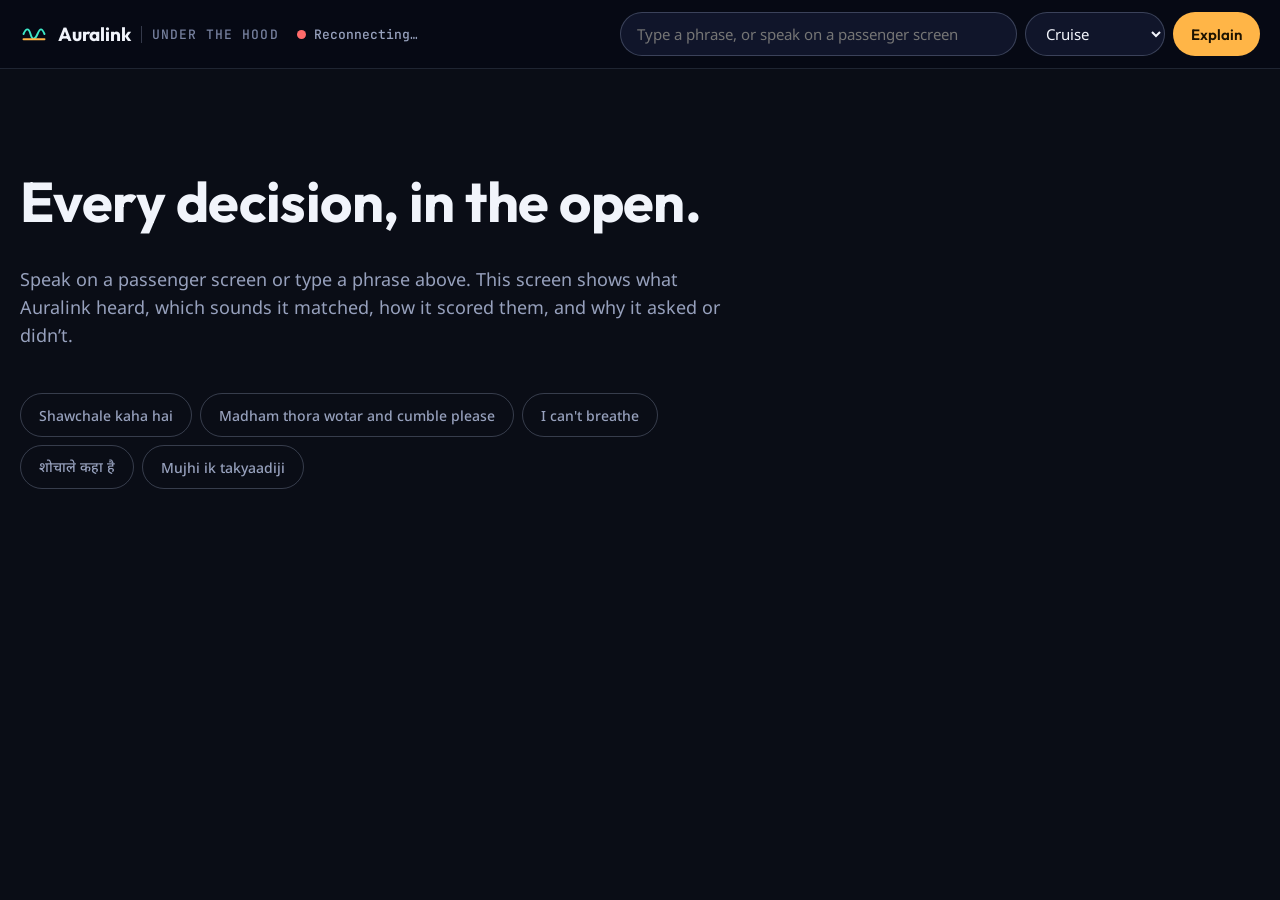
<file: apps/judge.html>
<!doctype html>
<html lang="en">
<head>
  <meta charset="utf-8">
  <meta name="viewport" content="width=device-width, initial-scale=1">
  <meta name="color-scheme" content="dark">
  <title>Auralink · Under the hood</title>
  <link rel="stylesheet" href="fonts/fonts.css">
  <link rel="stylesheet" href="judge.css">
</head>
<body>
  <header class="top">
    <a class="brand" href="./" aria-label="Auralink home">
      <svg viewBox="0 0 32 32" aria-hidden="true"><path d="M4 16c3-7 6-7 8 0s5 7 8 0 5-7 8 0" class="bm-wave"/><path d="M4 22h24" class="bm-line"/></svg>
      <span>Auralink</span><span class="crumb">Under the hood</span>
    </a>
    <span class="live" id="live"><i></i><span>Connecting…</span></span>
    <form class="try" id="try">
      <label class="sr-only" for="tryText">Try a phrase</label>
      <input id="tryText" placeholder="Type a phrase, or speak on a passenger screen" autocomplete="off" maxlength="200">
      <label class="sr-only" for="tryPhase">Flight phase</label>
      <select id="tryPhase">
        <option value="boarding">Boarding</option><option value="cruise" selected>Cruise</option>
        <option value="meal">Meal service</option><option value="post_meal">After meal</option><option value="descent">Descent</option>
      </select>
      <button type="submit">Explain</button>
    </form>
  </header>

  <main id="main">
    <section class="empty" id="empty">
      <h1>Every decision, in the open.</h1>
      <p>Speak on a passenger screen or type a phrase above. This screen shows what Auralink heard, which sounds it
        matched, how it scored them, and why it asked or didn’t.</p>
      <div class="examples" id="examples">
        <button>Shawchale kaha hai</button>
        <button>Madham thora wotar and cumble please</button>
        <button>I can't breathe</button>
        <button>शोचाले कहा है</button>
        <button>Mujhi ik takyaadiji</button>
      </div>
    </section>

    <div id="view" hidden>
      <section class="pipeline" aria-label="Pipeline timing">
        <div class="stage" data-key="vad"><span class="s-name">Silence filter</span><b>–</b></div>
        <div class="stage" data-key="encode"><span class="s-name">Whisper encoder</span><b>–</b></div>
        <div class="stage" data-key="decode_en"><span class="s-name">English guesses</span><b>–</b></div>
        <div class="stage" data-key="decode_hi"><span class="s-name">Hindi guesses</span><b>–</b></div>
        <div class="stage" data-key="match"><span class="s-name">Phonetic matcher</span><b>–</b></div>
        <div class="budget" id="budget"></div>
      </section>

      <div class="grid2">
        <section class="panel">
          <h2><span class="n">1</span>What was heard</h2>
          <div id="wave"></div>
          <ol class="nbest" id="nbest"></ol>
        </section>
        <section class="panel">
          <h2><span class="n">2</span>Words that matter</h2>
          <p class="hint">Filler words are ignored, matched by sound too, so “madham” counts as “madam”.</p>
          <div class="tokens" id="tokens"></div>
          <div class="decision" id="decision"></div>
        </section>
      </div>

      <section class="panel">
        <h2><span class="n">3</span>Requests found, and how each was scored</h2>
        <div id="cards"></div>
      </section>

      <section class="panel history">
        <h2>Recent</h2>
        <ol id="history"></ol>
      </section>
    </div>
  </main>

  <script type="module" src="judge.js"></script>
</body>
</html>
</file>
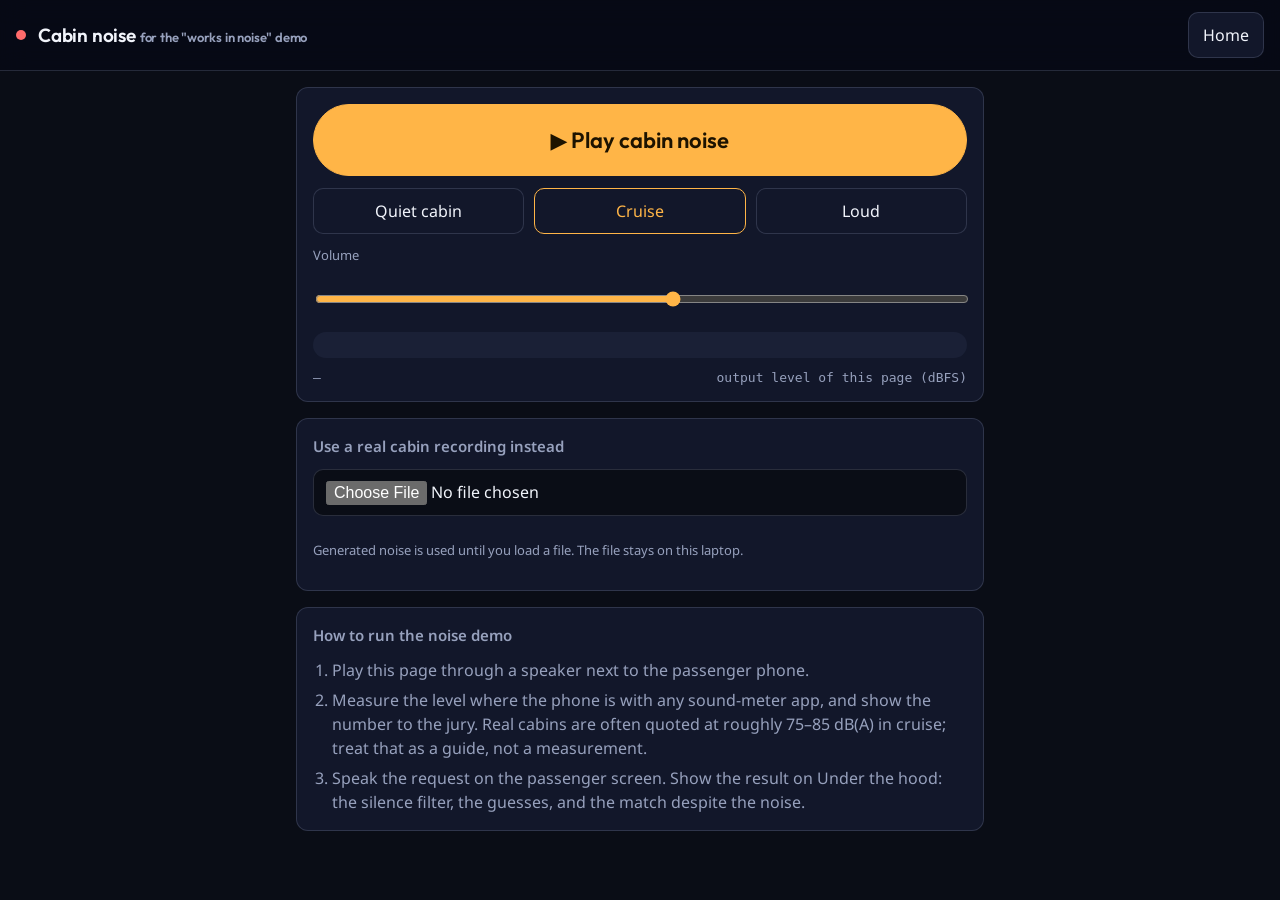
<file: apps/noise.html>
<!doctype html>
<html lang="en">
<head>
  <meta charset="utf-8">
  <meta name="viewport" content="width=device-width, initial-scale=1">
  <meta name="color-scheme" content="dark">
  <title>Auralink · Cabin noise</title>
  <link rel="stylesheet" href="style.css">
  <style>
    main { max-width: 720px; }
    .big { font: 700 22px "Outfit", system-ui, sans-serif; min-height: 72px; border-radius: 999px; }
    .presets { display: grid; grid-template-columns: repeat(3, 1fr); gap: 10px; }
    .presets button[aria-pressed="true"] { border-color: var(--accent); color: var(--accent); }
    .meter { height: 26px; border-radius: 13px; background: var(--surface-2); overflow: hidden; }
    .meter i { display: block; height: 100%; width: 0; border-radius: 13px; background: var(--accent); transition: width .08s linear; }
    .readout { display: flex; justify-content: space-between; font: 13px ui-monospace, Menlo, monospace; color: var(--muted); }
    input[type=range] { width: 100%; accent-color: var(--accent); }
    ol { margin: 0; padding-left: 1.2em; color: var(--muted); display: flex; flex-direction: column; gap: 6px; }
  </style>
</head>
<body>
  <header>
    <span class="dot" id="dot"></span>
    <h1>Cabin noise <span class="muted">for the "works in noise" demo</span></h1>
    <a href="./"><button>Home</button></a>
  </header>
  <main>
    <section class="panel">
      <button class="primary big" id="play">▶ Play cabin noise</button>
      <div class="presets" role="group" aria-label="Noise level">
        <button data-gain="0.25" aria-pressed="false">Quiet cabin</button>
        <button data-gain="0.55" aria-pressed="true">Cruise</button>
        <button data-gain="0.9" aria-pressed="false">Loud</button>
      </div>
      <label class="muted" for="vol">Volume</label>
      <input type="range" id="vol" min="0" max="1" step="0.01" value="0.55">
      <div class="meter" aria-hidden="true"><i id="bar"></i></div>
      <div class="readout"><span id="db">–</span><span>output level of this page (dBFS)</span></div>
    </section>
    <section class="panel">
      <h2>Use a real cabin recording instead</h2>
      <input type="file" id="file" accept="audio/*">
      <p class="muted" id="fileNote">Generated noise is used until you load a file. The file stays on this laptop.</p>
    </section>
    <section class="panel">
      <h2>How to run the noise demo</h2>
      <ol>
        <li>Play this page through a speaker next to the passenger phone.</li>
        <li>Measure the level where the phone is with any sound-meter app, and show the number to the jury. Real cabins are often quoted at roughly 75–85 dB(A) in cruise; treat that as a guide, not a measurement.</li>
        <li>Speak the request on the passenger screen. Show the result on Under the hood: the silence filter, the guesses, and the match despite the noise.</li>
      </ol>
    </section>
  </main>

<script>
const $ = (id) => document.getElementById(id);
let ctx = null, out = null, src = null, analyser = null, fileBuffer = null, playing = false;

// Cabin-like noise: deep low-passed brown noise (engines, airflow rumble) + quieter pink-ish hiss
function makeNoise(ctx, seconds = 6) {
  const n = ctx.sampleRate * seconds, buf = ctx.createBuffer(2, n, ctx.sampleRate);
  for (let ch = 0; ch < 2; ch++) {
    const d = buf.getChannelData(ch);
    let brown = 0, b0 = 0, b1 = 0, b2 = 0;
    for (let i = 0; i < n; i++) {
      const w = Math.random() * 2 - 1;
      brown = (brown + 0.02 * w) / 1.02;
      b0 = 0.99765 * b0 + w * 0.099; b1 = 0.963 * b1 + w * 0.2965; b2 = 0.57 * b2 + w * 1.0526;
      const pink = (b0 + b1 + b2 + w * 0.1848) * 0.05;
      d[i] = brown * 3.2 + pink * 0.35;
    }
    for (let i = 0; i < 2000; i++) { d[i] *= i / 2000; d[n - 1 - i] *= i / 2000; }   // soft loop seam
  }
  return buf;
}

function start() {
  ctx ??= new (window.AudioContext || window.webkitAudioContext)();
  out = ctx.createGain(); out.gain.value = Number($("vol").value);
  analyser = ctx.createAnalyser(); analyser.fftSize = 2048;
  src = ctx.createBufferSource(); src.buffer = fileBuffer || makeNoise(ctx); src.loop = true;
  let node = src;
  if (!fileBuffer) {
    const lp = ctx.createBiquadFilter(); lp.type = "lowpass"; lp.frequency.value = 900;
    node.connect(lp); node = lp;
  }
  node.connect(out); out.connect(analyser); analyser.connect(ctx.destination);
  src.start();
  playing = true;
  $("play").textContent = "■ Stop";
  $("dot").classList.add("on");
  meter();
}

function stop() {
  src?.stop(); playing = false;
  $("play").textContent = "▶ Play cabin noise";
  $("dot").classList.remove("on");
  $("bar").style.width = "0"; $("db").textContent = "–";
}

function meter() {
  if (!playing) return;
  const data = new Float32Array(analyser.fftSize);
  analyser.getFloatTimeDomainData(data);
  const rms = Math.sqrt(data.reduce((s, v) => s + v * v, 0) / data.length);
  const db = 20 * Math.log10(Math.max(rms, 1e-6));
  $("bar").style.width = `${Math.max(0, Math.min(100, (db + 60) / 60 * 100))}%`;
  $("db").textContent = `${db.toFixed(1)} dBFS`;
  requestAnimationFrame(meter);
}

$("play").addEventListener("click", () => (playing ? stop() : start()));
$("vol").addEventListener("input", (e) => { if (out) out.gain.value = Number(e.target.value); });
for (const b of document.querySelectorAll(".presets button")) {
  b.addEventListener("click", () => {
    $("vol").value = b.dataset.gain;
    if (out) out.gain.value = Number(b.dataset.gain);
    document.querySelectorAll(".presets button").forEach((o) => o.setAttribute("aria-pressed", String(o === b)));
  });
}
$("file").addEventListener("change", async (e) => {
  const f = e.target.files[0];
  if (!f) return;
  ctx ??= new (window.AudioContext || window.webkitAudioContext)();
  try {
    fileBuffer = await ctx.decodeAudioData(await f.arrayBuffer());
    $("fileNote").textContent = `Using ${f.name} (${fileBuffer.duration.toFixed(1)} s, looped).`;
    if (playing) { stop(); start(); }
  } catch {
    $("fileNote").textContent = "That file could not be read as audio. Try an mp3, m4a or wav.";
  }
});
</script>
</body>
</html>
</file>
<file: apps/fonts/fonts.css>
/* Fonts served by the hub itself, so every screen looks the same with no internet (in the air).
 * Variable fonts from Fontsource 5.3.0 (@fontsource-variable/*), SIL Open Font License 1.1: see OFL.txt.
 * Each file only loads when a page shows characters in its unicode-range, so a Hindi page never
 * downloads Thai. Japanese uses the device's own font (Hiragino on Apple, Noto Sans CJK on Android):
 * a Japanese web font is 5+ MB per weight. */

@font-face {
  font-family: "Outfit";
  font-style: normal;
  font-display: swap;
  font-weight: 100 900;
  src: url("outfit-latin.woff2") format("woff2");
  unicode-range: U+0000-00FF,U+0131,U+0152-0153,U+02BB-02BC,U+02C6,U+02DA,U+02DC,U+0304,U+0308,U+0329,U+2000-206F,U+20AC,U+2122,U+2191,U+2193,U+2212,U+2215,U+FEFF,U+FFFD;
}

@font-face {
  font-family: "Noto Sans";
  font-style: normal;
  font-display: swap;
  font-weight: 100 900;
  src: url("noto-sans-latin.woff2") format("woff2");
  unicode-range: U+0000-00FF,U+0131,U+0152-0153,U+02BB-02BC,U+02C6,U+02DA,U+02DC,U+0304,U+0308,U+0329,U+2000-206F,U+20AC,U+2122,U+2191,U+2193,U+2212,U+2215,U+FEFF,U+FFFD;
}

@font-face {
  font-family: "Noto Sans";
  font-style: normal;
  font-display: swap;
  font-weight: 100 900;
  src: url("noto-sans-latin-ext.woff2") format("woff2");
  unicode-range: U+0100-02BA,U+02BD-02C5,U+02C7-02CC,U+02CE-02D7,U+02DD-02FF,U+0304,U+0308,U+0329,U+1D00-1DBF,U+1E00-1E9F,U+1EF2-1EFF,U+2020,U+20A0-20AB,U+20AD-20C0,U+2113,U+2C60-2C7F,U+A720-A7FF;
}

@font-face {
  font-family: "Noto Sans";
  font-style: normal;
  font-display: swap;
  font-weight: 100 900;
  src: url("noto-sans-devanagari.woff2") format("woff2");
  unicode-range: U+0900-097F,U+1CD0-1CF9,U+200C-200D,U+20A8,U+20B9,U+20F0,U+25CC,U+A830-A839,U+A8E0-A8FF,U+11B00-11B09;
}

@font-face {
  font-family: "Noto Sans";
  font-style: normal;
  font-display: swap;
  font-weight: 100 900;
  src: url("noto-sans-tamil.woff2") format("woff2");
  unicode-range: U+0964-0965,U+0B82-0BFA,U+200C-200D,U+20B9,U+25CC;
}

@font-face {
  font-family: "Noto Sans";
  font-style: normal;
  font-display: swap;
  font-weight: 100 900;
  src: url("noto-sans-thai.woff2") format("woff2");
  unicode-range: U+02D7,U+0303,U+0331,U+0E01-0E5B,U+200C-200D,U+25CC;
}

@font-face {
  font-family: "Noto Sans Devanagari";
  font-style: normal;
  font-display: swap;
  font-weight: 100 900;
  src: url("noto-sans-devanagari.woff2") format("woff2");
  unicode-range: U+0900-097F,U+1CD0-1CF9,U+200C-200D,U+20A8,U+20B9,U+20F0,U+25CC,U+A830-A839,U+A8E0-A8FF,U+11B00-11B09;
}

@font-face {
  font-family: "Noto Sans Tamil";
  font-style: normal;
  font-display: swap;
  font-weight: 100 900;
  src: url("noto-sans-tamil.woff2") format("woff2");
  unicode-range: U+0964-0965,U+0B82-0BFA,U+200C-200D,U+20B9,U+25CC;
}

@font-face {
  font-family: "Noto Sans Thai";
  font-style: normal;
  font-display: swap;
  font-weight: 100 900;
  src: url("noto-sans-thai.woff2") format("woff2");
  unicode-range: U+02D7,U+0303,U+0331,U+0E01-0E5B,U+200C-200D,U+25CC;
}

@font-face {
  font-family: "JetBrains Mono";
  font-style: normal;
  font-display: swap;
  font-weight: 100 800;
  src: url("jetbrains-mono-latin.woff2") format("woff2");
  unicode-range: U+0000-00FF,U+0131,U+0152-0153,U+02BB-02BC,U+02C6,U+02DA,U+02DC,U+0304,U+0308,U+0329,U+2000-206F,U+20AC,U+2122,U+2191,U+2193,U+2212,U+2215,U+FEFF,U+FFFD;
}
</file>
<file: apps/judge.css>
/* "Under the hood" glass-box screen. Flat, compact; one colour per meaning (teal = matched, amber =
   cheap accent substitution / action, red = costly or urgent, grey = ignored). No decoration beyond that. */
:root {
  --night-0: #0a0d16; --night-1: #10152a; --night-2: #161d38; --night-3: #1d2546;
  --line: rgba(151, 161, 189, .18); --line-strong: rgba(151, 161, 189, .32);
  --ink: #f1f4fb; --ink-dim: #97a1bd; --ink-faint: #76809e;
  --teal: #3ce8c8; --amber: #ffb547; --amber-ink: #1d1300;
  --ok: #3ddc97; --bad: #ff6b6b;
  --display: "Outfit", "Noto Sans", system-ui, sans-serif;
  --body: "Noto Sans", "Noto Sans Devanagari", "Noto Sans JP", "Hiragino Sans", "Hiragino Kaku Gothic ProN", "Yu Gothic", "Noto Sans CJK JP", system-ui, sans-serif;
  --mono: "JetBrains Mono", ui-monospace, Menlo, monospace;
  --r: 12px;
  color-scheme: dark;
}
* { box-sizing: border-box; }
[hidden] { display: none !important; }
body { margin: 0; color: var(--ink); font: 16px/1.55 var(--body); min-height: 100vh; background: var(--night-0); }
h1, h2 { font-family: var(--display); margin: 0; letter-spacing: -.01em; text-wrap: balance; }
svg { fill: none; stroke: currentColor; stroke-width: 2.2; stroke-linecap: round; stroke-linejoin: round; }
:focus-visible { outline: 3px solid var(--amber); outline-offset: 2px; border-radius: 6px; }
.sr-only { position: absolute; width: 1px; height: 1px; overflow: hidden; clip: rect(0 0 0 0); }
.mono { font-family: var(--mono); }

.top {
  position: sticky; top: 0; z-index: 5; display: flex; align-items: center; gap: 18px; flex-wrap: wrap;
  padding: 12px max(20px, env(safe-area-inset-left, 0px)); background: rgba(6, 9, 21, .78);
  backdrop-filter: blur(14px); border-bottom: 1px solid var(--line);
}
.brand { display: inline-flex; align-items: center; gap: 10px; color: inherit; text-decoration: none; font: 700 19px var(--display); }
.brand svg { width: 28px; height: 28px; }
.bm-wave { stroke: var(--teal); } .bm-line { stroke: var(--amber); }
.crumb { font: 500 13px var(--mono); color: var(--ink-faint); letter-spacing: .08em; text-transform: uppercase; padding-left: 10px; border-left: 1px solid var(--line-strong); }
.live { display: inline-flex; align-items: center; gap: 8px; font: 500 13px var(--mono); color: var(--ink-dim); }
.live i { width: 9px; height: 9px; border-radius: 50%; background: var(--bad); }
.live.on i { background: var(--ok); box-shadow: 0 0 0 4px rgba(61, 220, 151, .2); }
.try { display: flex; gap: 8px; margin-left: auto; flex: 1 1 420px; max-width: 640px; }
.try input, .try select { min-height: 44px; border-radius: 999px; border: 1px solid var(--line-strong); background: var(--night-1); color: var(--ink); font: 15px var(--body); padding: 0 16px; }
.try input { flex: 1; min-width: 0; }
.try input:focus { outline: none; border-color: var(--teal); }
.try button, .examples button { min-height: 44px; padding: 0 18px; border-radius: 999px; border: 0; background: var(--amber); color: var(--amber-ink); font: 600 15px var(--display); cursor: pointer; }

main { max-width: 1280px; margin: 0 auto; padding: 24px max(20px, env(safe-area-inset-left, 0px)) 60px; display: flex; flex-direction: column; gap: 18px; }
#view { display: flex; flex-direction: column; gap: 18px; }
.empty { padding: 80px 0; max-width: 720px; display: flex; flex-direction: column; gap: 16px; }
.empty h1 { font-size: clamp(34px, 5vw, 56px); line-height: 1.05; }
.empty p { color: var(--ink-dim); font-size: 18px; }
.examples { display: flex; flex-wrap: wrap; gap: 8px; margin-top: 10px; }
.examples button { background: transparent; color: var(--ink-dim); border: 1px solid var(--line-strong); font: 500 14px var(--body); }
.examples button:hover { color: var(--ink); border-color: var(--teal); }

.panel { background: var(--night-1); border: 1px solid var(--line); border-radius: var(--r); padding: 20px; display: flex; flex-direction: column; gap: 14px; min-width: 0; animation: in .4s ease both; }
.panel h2 { font-size: 18px; display: flex; align-items: center; gap: 10px; }
.n { width: 26px; height: 26px; border-radius: 50%; display: grid; place-items: center; font: 600 13px var(--mono); background: var(--night-3); color: var(--teal); }
.hint { color: var(--ink-faint); font-size: 14px; margin: -6px 0 0; }
.grid2 { display: grid; grid-template-columns: minmax(0, 1fr) minmax(0, 1fr); gap: 18px; }
@media (max-width: 900px) { .grid2 { grid-template-columns: 1fr; } }
@keyframes in { from { opacity: 0; transform: translateY(8px); } }

/* pipeline */
.pipeline { display: grid; grid-template-columns: repeat(5, minmax(0, 1fr)); gap: 10px; }
.stage { position: relative; padding: 14px 16px; border-radius: 12px; background: var(--night-1); border: 1px solid var(--line); display: flex; flex-direction: column; gap: 4px; }
.stage:not(:last-of-type)::after { content: "→"; position: absolute; right: -10px; top: 50%; transform: translateY(-50%); color: var(--ink-faint); font-size: 14px; z-index: 1; }
.s-name { font: 500 12px var(--mono); color: var(--ink-faint); text-transform: uppercase; letter-spacing: .06em; }
.stage b { font: 700 24px var(--display); font-variant-numeric: tabular-nums; }
.stage.off { opacity: .35; }
.stage.off b { font-size: 16px; color: var(--ink-faint); }
.budget { grid-column: 1 / -1; display: grid; grid-template-columns: minmax(0, 1fr) minmax(0, 1fr); gap: 18px; }
@media (max-width: 900px) { .pipeline { grid-template-columns: 1fr 1fr; } .stage::after { display: none; } .budget { grid-template-columns: 1fr; } }
.meter { display: flex; flex-direction: column; gap: 6px; font-size: 13px; color: var(--ink-dim); }
.meter-row { display: flex; justify-content: space-between; font-family: var(--mono); }
.meter-bar { height: 8px; border-radius: 4px; background: var(--night-3); overflow: hidden; }
.meter-bar i { display: block; height: 100%; border-radius: 4px; background: var(--teal); }
.meter.over .meter-bar i { background: var(--bad); }

/* waveform */
#wave canvas { width: 100%; height: 96px; display: block; border-radius: 10px; background: var(--night-0); }
.wave-cap { display: flex; flex-wrap: wrap; gap: 4px 16px; justify-content: space-between; font: 12px var(--mono); color: var(--ink-faint); margin-top: 6px; }
.typed { padding: 14px 16px; border-radius: 10px; background: var(--night-0); color: var(--ink-faint); font: 13px var(--mono); }

/* n-best */
.nbest { list-style: none; margin: 0; padding: 0; display: flex; flex-direction: column; gap: 6px; max-height: 300px; overflow: auto; }
.nbest li { display: grid; grid-template-columns: 34px 1fr 64px; gap: 10px; align-items: center; padding: 6px 8px; border-radius: 8px; }
.nbest li:first-child { background: var(--night-2); }
.lang { font: 600 11px var(--mono); padding: 2px 6px; border-radius: 6px; text-align: center; }
.lang.en { background: var(--night-3); color: var(--ink-dim); }
.lang.hi { background: rgba(255, 181, 71, .16); color: var(--amber); }
.lang.typed { background: var(--night-3); color: var(--ink-dim); }
.nb-text { overflow-wrap: anywhere; }
.nb-conf { font: 12px var(--mono); color: var(--ink-faint); text-align: right; }

/* tokens */
.tokens { display: flex; flex-wrap: wrap; gap: 8px; }
.tok { padding: 6px 12px; border-radius: 999px; font-size: 17px; border: 1px solid var(--line-strong); }
.tok.filler { color: var(--ink-faint); text-decoration: line-through; text-decoration-color: rgba(163, 175, 207, .5); border-style: dashed; }
.tok.hit { border-color: var(--teal); color: var(--ink); background: rgba(60, 232, 200, .1); font-weight: 600; }
.decision { margin-top: auto; padding: 14px 16px; border-radius: 12px; background: var(--night-2); border: 1px solid var(--line-strong); display: flex; flex-direction: column; gap: 6px; }
.decision .rule { display: flex; align-items: center; gap: 10px; font: 600 18px var(--display); }
.pill { font: 600 11px var(--mono); padding: 3px 9px; border-radius: 999px; border: 1px solid currentColor; letter-spacing: .06em; text-transform: uppercase; }
.pill.ok { color: var(--ok); } .pill.amber { color: var(--amber); } .pill.bad { color: var(--bad); } .pill.dim { color: var(--ink-faint); }
.decision p { margin: 0; color: var(--ink-dim); }
.urgent-line { color: var(--bad); font-weight: 600; }

/* cards */
#cards { display: flex; flex-direction: column; gap: 16px; }
.card { border: 1px solid var(--line-strong); border-radius: 14px; padding: 18px; background: var(--night-2); display: flex; flex-direction: column; gap: 14px; }
.card.urgent { border-color: rgba(255, 107, 107, .6); }
.card-head { display: flex; align-items: center; gap: 12px; flex-wrap: wrap; }
.card-head h3 { margin: 0; font: 600 20px var(--display); }
.card-head .span { font: 14px var(--mono); color: var(--ink-dim); }
.scale { position: relative; display: flex; flex-direction: column; gap: 10px; }
.cand { display: grid; grid-template-columns: 150px minmax(0, 1fr) 150px; gap: 12px; align-items: center; }
@media (max-width: 700px) { .cand { grid-template-columns: 100px minmax(0, 1fr) 70px; } .cand .why { display: none; } }
.cand-name { font-weight: 600; overflow-wrap: anywhere; }
.cand-name small { display: block; font: 400 12px var(--body); color: var(--ink-faint); }
.track { position: relative; height: 14px; border-radius: 7px; background: var(--night-0); }
.track i { position: absolute; inset: 0 auto 0 0; border-radius: 7px; background: var(--ink-faint); transform-origin: left; animation: grow .7s cubic-bezier(.2, .8, .2, 1) both; }
.cand.top .track i { background: var(--teal); }
.cand.urgent .track i { background: var(--bad); }
@keyframes grow { from { transform: scaleX(0); } }
.mark { position: absolute; top: -6px; bottom: -6px; width: 2px; background: var(--amber); }
.mark span { position: absolute; top: -18px; left: 50%; transform: translateX(-50%); font: 600 10px var(--mono); color: var(--amber); white-space: nowrap; }
.mark.urg { background: var(--bad); } .mark.urg span { color: var(--bad); top: auto; bottom: -18px; }
.why { font: 12px var(--mono); color: var(--ink-dim); text-align: right; }
.margin-note { font: 13px var(--mono); color: var(--ink-dim); }
.margin-note b { color: var(--amber); }

/* phoneme alignment */
.align { border-top: 1px dashed var(--line-strong); padding-top: 14px; display: flex; flex-direction: column; gap: 10px; }
.align-title { display: flex; flex-wrap: wrap; gap: 6px 16px; align-items: baseline; font-size: 15px; }
.align-title .eq { font: 13px var(--mono); color: var(--ink-dim); }
.align-title .eq b { color: var(--ink); }
.phones { display: grid; grid-auto-flow: column; grid-auto-columns: minmax(46px, auto); grid-template-rows: auto auto auto; gap: 4px; overflow-x: auto; padding-bottom: 6px; }
.rowlab { font: 11px var(--mono); color: var(--ink-faint); align-self: center; padding-right: 6px; text-transform: uppercase; letter-spacing: .06em; }
.ph { min-height: 40px; padding: 4px 8px; border-radius: 8px; display: grid; place-items: center; font: 600 19px var(--body); background: var(--night-0); border: 1px solid var(--line); }
.ph.gap { border-style: dashed; color: var(--ink-faint); font-size: 14px; }
.op { text-align: center; font: 11px var(--mono); color: var(--ink-faint); }
.col-match .ph { border-color: rgba(60, 232, 200, .5); color: var(--teal); }
.col-sub .ph { border-color: rgba(255, 181, 71, .6); color: var(--amber); }
.col-sub.costly .ph { border-color: rgba(255, 107, 107, .6); color: var(--bad); }
.col-extra .ph, .col-missing .ph { border-color: rgba(255, 107, 107, .45); }
.col-extra.cheap .ph, .col-missing.cheap .ph { border-color: rgba(255, 181, 71, .45); }
.col-skip .ph { opacity: .35; }
.reasons { display: flex; flex-wrap: wrap; gap: 6px; }
.reason { font: 12px var(--mono); padding: 3px 8px; border-radius: 6px; background: rgba(255, 181, 71, .1); color: var(--amber); }
.inside-note { font: 12px var(--mono); color: var(--ink-dim); }

/* history */
.history ol { list-style: none; margin: 0; padding: 0; display: flex; flex-wrap: wrap; gap: 8px; }
.history button { min-height: 36px; padding: 0 12px; border-radius: 999px; border: 1px solid var(--line); background: transparent; color: var(--ink-dim); font: 13px var(--body); cursor: pointer; max-width: 320px; overflow: hidden; text-overflow: ellipsis; white-space: nowrap; }
.history button.on { border-color: var(--teal); color: var(--ink); }

@media (prefers-reduced-motion: reduce) { *, *::before, *::after { animation: none !important; transition: none !important; } }
</file>
<file: apps/style.css>
/* App screens (passenger, crew, judge, record). Flat, compact, one accent color, no gradients;
   calm on purpose, these screens are used by seniors and busy crew. */
@import url("fonts/fonts.css");   /* bundled: works offline */
:root {
  --bg: #0a0d16; --surface: #12172a; --surface-2: #1a2036; --fg: #f1f4fb; --muted: #97a1bd; --line: rgba(151, 161, 189, .22);
  --accent: #ffb547; --accent-ink: #1d1300; --info: #97a1bd; --ok: #3ddc97; --warn: #ffb547; --bad: #ff6b6b; --idle: #262c45;
  --radius: 12px;
  font-family: "Noto Sans", "Noto Sans Devanagari", "Noto Sans JP", "Hiragino Sans", "Hiragino Kaku Gothic ProN", "Yu Gothic", "Noto Sans CJK JP", system-ui, sans-serif;
  color-scheme: dark;
}
* { box-sizing: border-box; }
[hidden] { display: none !important; }  /* .panel and .row set display, which would override hidden */
body { margin: 0; color: var(--fg); line-height: 1.5; min-height: 100vh; background: var(--bg); }
header { position: sticky; top: 0; z-index: 5; display: flex; align-items: center; gap: 12px; padding: 12px 16px;
         background: rgba(6, 9, 21, .72); backdrop-filter: blur(14px); border-bottom: 1px solid var(--line); flex-wrap: wrap; }
header h1 { font: 600 19px "Outfit", system-ui, sans-serif; letter-spacing: -.01em; margin: 0; flex: 1; }
main { padding: 16px; display: flex; flex-direction: column; gap: 16px; max-width: 1100px; margin: 0 auto; }
.panel { background: var(--surface); border: 1px solid var(--line); border-radius: var(--radius); padding: 16px;
         display: flex; flex-direction: column; gap: 12px; }
.panel h2 { font-size: 15px; margin: 0; color: var(--muted); font-weight: 600; }
button { font: inherit; border: 1px solid var(--line); background: var(--surface); color: var(--fg);
         border-radius: 10px; padding: 10px 14px; cursor: pointer; }
button { min-height: 44px; transition: border-color .2s, background .2s, transform .15s; }
button:hover:not(:disabled) { border-color: var(--accent); }
button:active:not(:disabled) { transform: scale(.98); }
button:disabled { opacity: .5; cursor: default; }
button.primary { background: var(--accent); color: var(--accent-ink); border-color: var(--accent); font-weight: 600; }
button:focus-visible, input:focus-visible, select:focus-visible { outline: 3px solid var(--accent); outline-offset: 2px; }
input, select, textarea { font: inherit; padding: 10px 12px; border: 1px solid var(--line); border-radius: 10px;
                          background: var(--bg); color: var(--fg); }
.row { display: flex; gap: 8px; flex-wrap: wrap; align-items: center; }
.grow { flex: 1; min-width: 0; }
.muted { color: var(--muted); font-size: 13px; }
.dot { width: 10px; height: 10px; border-radius: 50%; background: var(--bad); }
.dot.on { background: var(--ok); }
.grid { display: grid; grid-template-columns: repeat(auto-fill, minmax(120px, 1fr)); gap: 10px; }
.tile { background: var(--surface-2); display: flex; flex-direction: column; align-items: center; gap: 6px; padding: 16px 8px; font-size: 15px; }
.tile .icon { font-size: 34px; line-height: 1; }
.big .tile { padding: 26px 8px; font-size: 20px; }
.big .tile .icon { font-size: 52px; }
.overlay { position: fixed; inset: 0; background: rgb(0 0 0 / .45); display: flex; align-items: center;
           justify-content: center; padding: 16px; z-index: 10; }
.sheet { background: var(--surface); border-radius: 16px; padding: 20px; width: min(560px, 100%);
         display: flex; flex-direction: column; gap: 14px; max-height: 90vh; overflow: auto; }
.sheet h2 { margin: 0; font-size: 20px; }
.pill { font-size: 12px; padding: 2px 8px; border-radius: 99px; border: 1px solid currentColor; }
.urgent { color: var(--bad); }
.list { display: flex; flex-direction: column; gap: 8px; }
.item { display: flex; gap: 12px; align-items: center; padding: 10px 12px; border: 1px solid var(--line);
        border-radius: 10px; flex-wrap: wrap; }
.item.is-urgent { border-color: var(--bad); border-width: 2px; }
.seatmap { display: grid; grid-template-columns: 30px repeat(3, 34px) 14px repeat(3, 34px) 14px repeat(3, 34px);
           gap: 4px; font-size: 11px; align-items: center; overflow-x: auto; }
.seat { height: 30px; border-radius: 6px; display: flex; align-items: center; justify-content: center;
        background: var(--idle); color: var(--fg); }
.seat.understood { background: var(--ok); color: #03281a; }
.seat.explain_again { background: var(--bad); color: #2d0505; }
.seat.pending { background: var(--warn); color: var(--accent-ink); }
.seat.offline { opacity: .35; }
.bar { height: 8px; border-radius: 4px; background: var(--accent); }
pre { margin: 0; font-size: 12px; overflow-x: auto; }
.mic { display: flex; align-items: center; justify-content: center; gap: 10px; padding: 18px; font-size: 18px;
       border-width: 2px; }
.mic .icon { font-size: 28px; }
.mic:not(.recording):not(:disabled) { border-color: rgba(60, 232, 200, .55); box-shadow: 0 0 32px -10px rgba(60, 232, 200, .6); }
.mic.recording { border-color: var(--bad); color: var(--bad); animation: pulse 1.2s ease-in-out infinite; }
.mic:disabled { opacity: .6; cursor: default; }
.big .mic { padding: 28px; font-size: 24px; }
@keyframes pulse { 50% { box-shadow: 0 0 0 10px rgba(255, 107, 107, .18); } }
@media (prefers-reduced-motion: reduce) { .mic.recording { animation: none; } }

/* safety briefing and exit-row check */
.picto { width: 100%; height: auto; color: var(--fg); display: block; }
.picto .acc { stroke: var(--accent); }
.picto-box { width: 84px; flex: none; padding: 6px; border-radius: 14px; background: var(--surface-2); }
.picto-big { width: min(220px, 60vw); align-self: center; padding: 14px; border-radius: 22px; background: var(--surface-2); }
.picto-big .picto-box { width: 100%; padding: 0; background: none; }
.safety-title { color: var(--accent); }
.safety-step { display: flex; gap: 14px; align-items: center; }
.safety-text { margin: 0; font-size: 17px; font-weight: 500; }
.safety-step .muted { margin: 2px 0 0; }
.safety-simple { margin: 0; font-size: 24px; font-weight: 600; text-align: center; }
.big .picto-box { width: 112px; } .big .safety-text { font-size: 21px; } .big .safety-simple { font-size: 30px; }
button.link { background: none; border: 0; color: var(--muted); text-decoration: underline; min-height: 44px; }

/* drawn icons (apps/icons.js) */
.icon .ic { width: 1em; height: 1em; display: block; }
.tile .icon { color: var(--info); }
.tile .icon .ic { width: 36px; height: 36px; }
.big .tile .icon .ic { width: 54px; height: 54px; }
.mic .icon .ic { width: 28px; height: 28px; }
.item .icon .ic { width: 26px; height: 26px; color: var(--info); }
.item .state .ic { width: 22px; height: 22px; color: var(--ok); }

/* picture-only mode: no microphone, no typing, big pictures, everything visual */
body.pictures .voice-panel { display: none; }
body.pictures #grid { grid-template-columns: repeat(2, minmax(0, 1fr)); gap: 14px; }
body.pictures #grid .tile { padding: 28px 8px; font-size: 20px; font-weight: 600; }
body.pictures #grid .tile .icon .ic { width: 72px; height: 72px; }
body.pictures .item .icon .ic { width: 34px; height: 34px; }
body.pictures .item .state .ic { width: 30px; height: 30px; }

/* attention flash: a thick amber frame pulses twice instead of a sound */
body.flash::after { content: ""; position: fixed; inset: 0; pointer-events: none; z-index: 50;
                    box-shadow: inset 0 0 0 10px var(--accent); animation: flash 1.6s ease-out forwards; }
@keyframes flash { 0%, 40% { opacity: 1; } 20%, 60% { opacity: .2; } 100% { opacity: 0; } }
@media (prefers-reduced-motion: reduce) { body.flash::after { animation: none; opacity: 0; } }

/* read-aloud button (apps/speech.js) */
button.listen { min-height: 44px; min-width: 44px; padding: 8px; border-radius: 50%; display: inline-grid; place-items: center; flex: none; }
button.listen .icon .ic { width: 22px; height: 22px; color: var(--info); }
.safety-simple button.listen { margin-left: 8px; vertical-align: middle; }
.big button.listen { min-width: 56px; min-height: 56px; }

/* visually hidden, still read by screen readers */
.sr-only { position: absolute; width: 1px; height: 1px; overflow: hidden; clip: rect(0 0 0 0); white-space: nowrap; }

/* medical symptom picker */
.urgent-title { color: var(--bad); }
.grid.triage { grid-template-columns: repeat(2, minmax(0, 1fr)); }
.grid.triage .tile .icon { color: var(--bad); }
.grid.triage .tile .icon .ic { width: 44px; height: 44px; }

/* live PA caption: a banner over the top of the seat screen, in the passenger's language */
.pa-banner { position: fixed; left: 12px; right: 12px; top: 12px; z-index: 30; display: grid; grid-template-columns: 56px minmax(0, 1fr) auto; gap: 14px; align-items: center;
             padding: 16px 18px; border-radius: 18px; background: var(--surface); border: 2px solid var(--info); box-shadow: 0 18px 50px rgba(0, 0, 0, .45);
             animation: paIn .35s cubic-bezier(.2, .8, .2, 1); max-height: calc(100vh - 24px); overflow-y: auto; }
.pa-banner .icon .ic { width: 44px; height: 44px; color: var(--info); }
.pa-banner .pa-tag { font-size: 12px; letter-spacing: .08em; text-transform: uppercase; color: var(--info); font-weight: 700; }
.pa-banner .pa-text { font-size: 20px; line-height: 1.4; font-weight: 600; margin: 2px 0 0; }
.pa-banner .pa-en { color: var(--muted); font-size: 14px; margin: 4px 0 0; }
.pa-banner .pa-acts { display: flex; gap: 6px; align-items: center; }
.big .pa-banner .pa-text { font-size: 26px; }
@media (max-width: 520px) { .pa-banner { grid-template-columns: 40px minmax(0, 1fr); } .pa-banner .pa-acts { grid-column: 1 / -1; justify-content: flex-end; } .pa-banner .icon .ic { width: 34px; height: 34px; } }
@keyframes paIn { from { transform: translateY(-120%); opacity: 0; } }
@media (prefers-reduced-motion: reduce) { .pa-banner { animation: none; } }

/* first-visit language choice: big buttons, native name with the English name under it */
.choose-title { font: 700 30px/1.2 "Outfit", system-ui, sans-serif; margin: 0; }
.choose-sub { margin: 4px 0 0; }
.choose-langs { display: grid; grid-template-columns: repeat(auto-fit, minmax(150px, 1fr)); gap: 12px; margin: 16px 0; }
.choose-lang { min-height: 88px; display: flex; flex-direction: column; align-items: center; justify-content: center; gap: 4px; }
.choose-lang b { font-size: 26px; }
.choose-lang small { color: var(--muted); font-size: 15px; }
</file>
